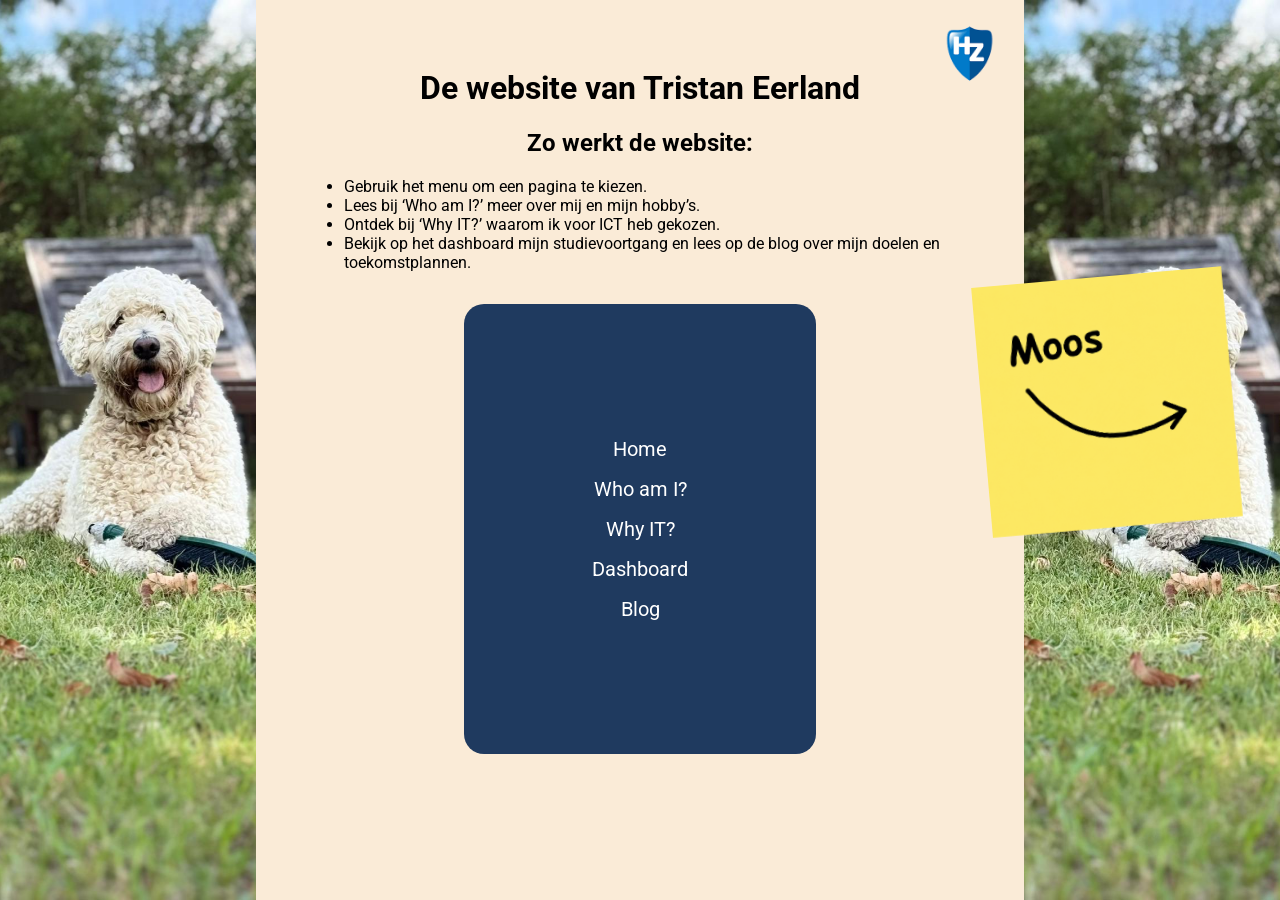
<file: index.html>
<!--Pagina waar je landt-->
<!DOCTYPE html>
<html lang="nl">

<head>
  <meta charset="UTF-8">
  <meta name="viewport" content="width=device-width, initial-scale=1">
  <title>Profile Page</title>
  <link rel="preconnect" href="https://fonts.googleapis.com">
  <link rel="preconnect" href="https://fonts.gstatic.com" crossorigin>
  <link href="https://fonts.googleapis.com/css2?family=Roboto:wght@400;700&display=swap" rel="stylesheet">
  <link rel="stylesheet" href="style.css">
</head>

<body class="home-page">
  <main class="home-content">
    <h1>De website van Tristan Eerland</h1>
    <h2>Zo werkt de website:</h2>
    <ul>
      <li>Gebruik het menu om een pagina te kiezen.</li>
      <li>Lees bij ‘Who am I?’ meer over mij en mijn hobby’s.</li>
      <li>Ontdek bij ‘Why IT?’ waarom ik voor ICT heb gekozen.</li>
      <li>Bekijk op het dashboard mijn studievoortgang en lees op de blog over mijn doelen en toekomstplannen.</li>
    </ul>
  </main>
  <div class="home" id="menu">
    <nav>
      <a href="index.html">Home</a>
      <a href="about.html">Who am I?</a>
      <a href="why-it.html">Why IT?</a>
      <a href="dashboard.html">Dashboard</a>
      <a href="blog.html">Blog</a>
    </nav>
  </div>
  <img id="fotomoos" src="Images/foto-moos.jpeg" alt="Foto van Moos">
  <img id="fotomoos2" src="Images/foto-moos.jpeg" alt="Foto van Moos 2">

  <!--Blocnoot met de tekst "Moos" die met een pijl naar fotomoos wijst-->
  <img id="blocnoot" src="Images\ChatGPT Image Sep 4, 2026, 09_49_15 AM.png"
    alt="Blocnoot met de tekst 'Moos' die met een pijl naar fotomoos (sidebar) wijst">
</body>

</html>
</file>
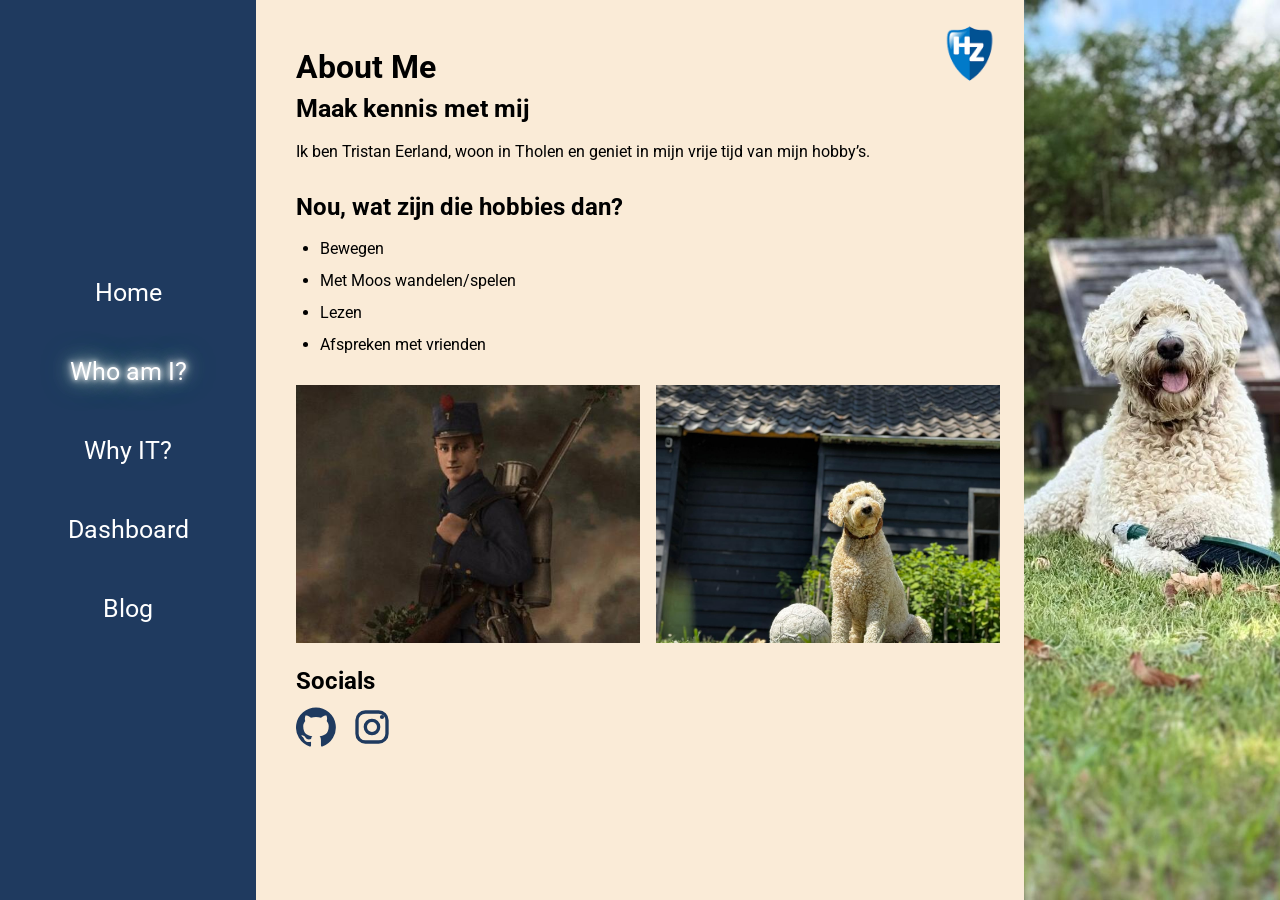
<file: about.html>
<!DOCTYPE html>
<html lang="nl">

<head>
  <meta charset="UTF-8">
  <meta name="viewport" content="width=device-width, initial-scale=1">
  <title>About Me</title>
  <link rel="preconnect" href="https://fonts.googleapis.com">
  <link rel="preconnect" href="https://fonts.gstatic.com" crossorigin>
  <link href="https://fonts.googleapis.com/css2?family=Roboto:wght@400;700&display=swap" rel="stylesheet">
  <link rel="stylesheet" href="style.css">
</head>

<body class="beige-achtergrond about-page">
  <div class="sidebar-left" id="menu">
    <nav>
      <a href="index.html">Home</a>
      <a href="about.html" class="active">Who am I?</a>
      <a href="why-it.html">Why IT?</a>
      <a href="dashboard.html">Dashboard</a>
      <a href="blog.html">Blog</a>
    </nav>
  </div>
  <div class="sidebar-right" id="foto-moos">
    <img id="fotomoos2" src="Images/foto-moos.jpeg" alt="Foto van Moos">
  </div>
  <main class="about-content">
    <h1>About Me</h1>
    <p class="bold">Maak kennis met mij</p>
    <p class="about-introduction">Ik ben Tristan Eerland, woon in Tholen en geniet in mijn vrije tijd van mijn hobby’s.
    </p>

    <section class="about-hobbies-section">
      <h2>Nou, wat zijn die hobbies dan?</h2>
      <ul class="about-hobbies">
        <li>Bewegen</li>
        <li>Met Moos wandelen/spelen</li>
        <li>Lezen</li>
        <li>Afspreken met vrienden</li>
      </ul>
    </section>

    <section class="about-gallery" aria-label="Hobbyfoto's">
      <img id="deherinnerdesoldaat" src="Images\deherinnerdesoldaat.jpg" alt="Cover van De Herinnerde Soldaat">
      <img id="fotomoos5" src="Images\foto-moos3.jpeg" alt="Foto van Moos">
    </section>

    <section class="about-socials" aria-labelledby="socials-heading">
      <h2 id="socials-heading">Socials</h2>
      <div class="social-links">
        <a href="https://github.com/txmpmooz" target="_blank" rel="noopener noreferrer" aria-label="GitHub">
          <svg class="social-icon" viewBox="0 0 24 24" aria-hidden="true" focusable="false">
            <path fill="currentColor"
              d="M12 .3a12 12 0 0 0-3.8 23.38c.6.11.82-.26.82-.58v-2.23c-3.34.73-4.04-1.42-4.04-1.42-.55-1.4-1.33-1.77-1.33-1.77-1.09-.75.08-.74.08-.74 1.2.08 1.83 1.23 1.83 1.23 1.07 1.83 2.8 1.3 3.49.99.11-.78.42-1.3.76-1.6-2.67-.3-5.47-1.34-5.47-5.95 0-1.32.47-2.4 1.23-3.25-.12-.3-.53-1.54.12-3.2 0 0 1-.32 3.3 1.24a11.5 11.5 0 0 1 6 0c2.3-1.56 3.3-1.24 3.3-1.24.65 1.66.24 2.9.12 3.2.77.84 1.23 1.93 1.23 3.25 0 4.62-2.8 5.64-5.48 5.94.43.37.81 1.1.81 2.22v3.3c0 .32.22.7.83.58A12 12 0 0 0 12 .3Z" />
          </svg>
        </a>
        <a href="https://instagram.com/tristaneerland743" target="_blank" rel="noopener noreferrer"
          aria-label="Instagram">
          <svg class="social-icon" viewBox="0 0 24 24" aria-hidden="true" focusable="false">
            <rect x="3" y="3" width="18" height="18" rx="5" fill="none" stroke="currentColor" stroke-width="2" />
            <circle cx="12" cy="12" r="4" fill="none" stroke="currentColor" stroke-width="2" />
            <circle cx="18" cy="6" r="1.25" fill="currentColor" />
          </svg>
        </a>
      </div>
    </section>
  </main>
</body>

</html>
</file>
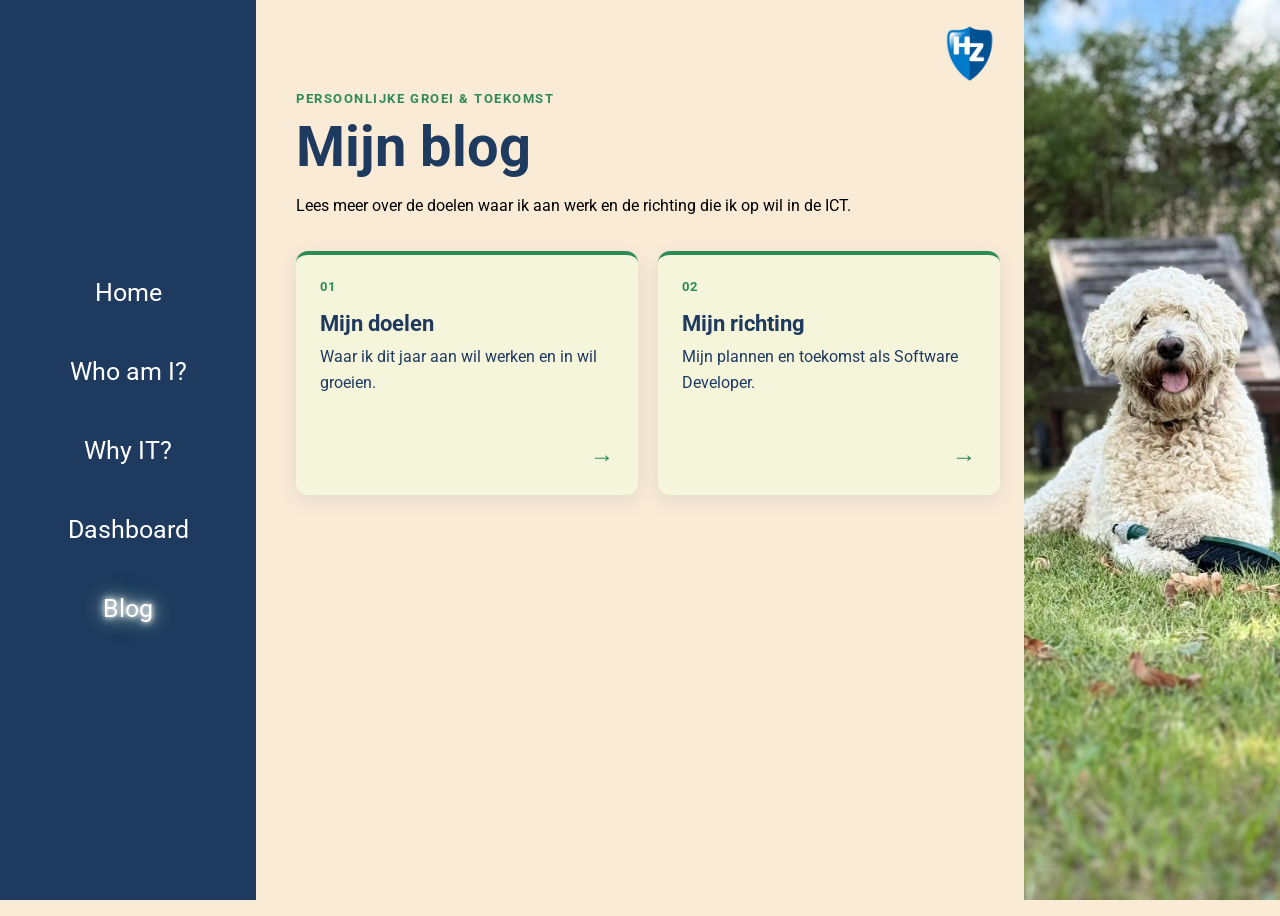
<file: blog.html>
<!DOCTYPE html>
<html lang="nl">

<head>
    <meta charset="UTF-8">
    <meta name="viewport" content="width=device-width, initial-scale=1">
    <title>Blog</title>
    <link rel="preconnect" href="https://fonts.googleapis.com">
    <link rel="preconnect" href="https://fonts.gstatic.com" crossorigin>
    <link href="https://fonts.googleapis.com/css2?family=Roboto:wght@400;700&display=swap" rel="stylesheet">
    <link rel="stylesheet" href="style.css">
</head>

<body class="blog-landing">
    <div class="sidebar-left" id="menu">
        <nav>
            <a href="index.html">Home</a>
            <a href="about.html">Who am I?</a>
            <a href="why-it.html">Why IT?</a>
            <a href="dashboard.html">Dashboard</a>
            <a href="blog.html" class="active">Blog</a>
        </nav>
    </div>
    <div class="sidebar-right" id="foto-moos">
        <img id="fotomoos2" src="Images/foto-moos.jpeg" alt="Foto van Moos">
    </div>
    <main class="blog-landing-content">
        <header class="blog-landing-header">
            <p class="blog-landing-eyebrow">Persoonlijke groei & toekomst</p>
            <h1>Mijn blog</h1>
            <p>Lees meer over de doelen waar ik aan werk en de richting die ik op wil in de ICT.</p>
        </header>

        <section class="blog-landing-links" aria-label="Blogonderwerpen">
            <a class="blog-button" href="goals.html">
                <span class="blog-card-number">01</span>
                <span class="blog-card-title">Mijn doelen</span>
                <span class="blog-card-description">Waar ik dit jaar aan wil werken en in wil groeien.</span>
                <span class="blog-card-arrow" aria-hidden="true">→</span>
            </a>
            <a class="blog-button" href="direction.html">
                <span class="blog-card-number">02</span>
                <span class="blog-card-title">Mijn richting</span>
                <span class="blog-card-description">Mijn plannen en toekomst als Software Developer.</span>
                <span class="blog-card-arrow" aria-hidden="true">→</span>
            </a>
        </section>
    </main>
</body>

</html>
</file>
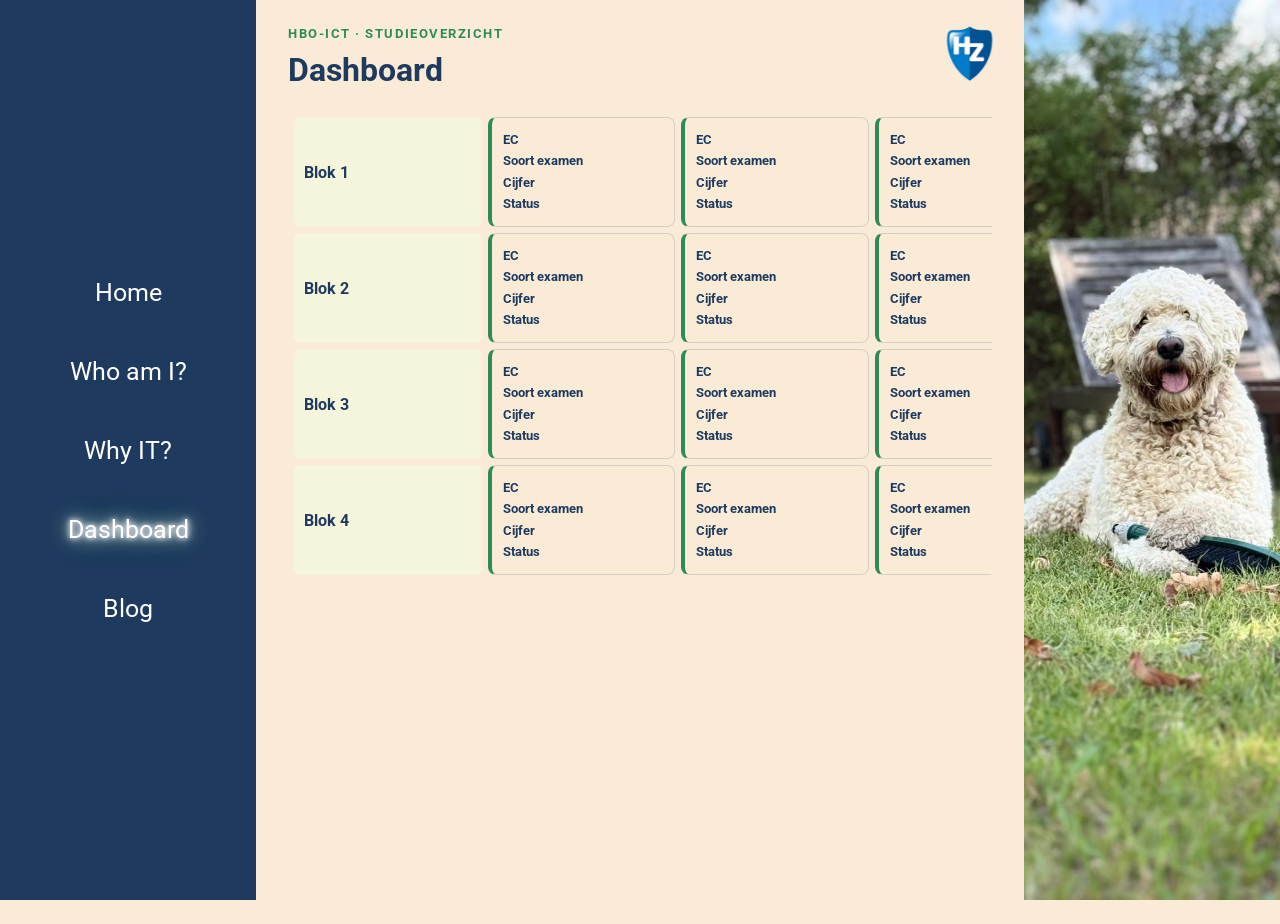
<file: dashboard.html>
<!DOCTYPE html>
<html lang="nl">

<head>
  <title>Dashboard</title>
  <link rel="preconnect" href="https://fonts.googleapis.com">
  <link rel="preconnect" href="https://fonts.gstatic.com" crossorigin>
  <link href="https://fonts.googleapis.com/css2?family=Roboto:wght@400;700&display=swap" rel="stylesheet">
  <link rel="stylesheet" href="style.css">
  <meta charset="UTF-8">
  <meta name="viewport" content="width=device-width, initial-scale=1">
</head>

<body class="beige-achtergrond dashboard-page">
  <div class="sidebar-left" id="menu">
    <nav>
      <a href="index.html">Home</a>
      <a href="about.html">Who am I?</a>
      <a href="why-it.html">Why IT?</a>
      <a href="dashboard.html" class="active">Dashboard</a>
      <a href="blog.html">Blog</a>
    </nav>
  </div>
  <main class="dashboard-content">
    <header class="dashboard-header">
      <p class="dashboard-eyebrow">HBO-ICT · studieoverzicht</p>
      <h1>Dashboard</h1>
    </header>
    <div class="dashboard-table-wrap" role="region" aria-label="Studieoverzicht per blok" tabindex="0">
      <table class="dashboard-table">
        <thead>
          <tr>
            <th scope="col" aria-label="Blok"></th>
            <th scope="col" aria-label="Vak 1"></th>
            <th scope="col" aria-label="Vak 2"></th>
            <th scope="col" aria-label="Vak 3"></th>
          </tr>
        </thead>
        <tbody>
          <tr>
            <th scope="row">Blok 1</th>
            <td class="dashboard-course" tabindex="0"><dl>
              <div><dt>EC</dt><dd></dd></div>
              <div><dt>Soort examen</dt><dd></dd></div>
              <div><dt>Cijfer</dt><dd></dd></div>
              <div><dt>Status</dt><dd></dd></div>
            </dl></td>
            <td class="dashboard-course" tabindex="0"><dl>
              <div><dt>EC</dt><dd></dd></div>
              <div><dt>Soort examen</dt><dd></dd></div>
              <div><dt>Cijfer</dt><dd></dd></div>
              <div><dt>Status</dt><dd></dd></div>
            </dl></td>
            <td class="dashboard-course" tabindex="0"><dl>
              <div><dt>EC</dt><dd></dd></div>
              <div><dt>Soort examen</dt><dd></dd></div>
              <div><dt>Cijfer</dt><dd></dd></div>
              <div><dt>Status</dt><dd></dd></div>
            </dl></td>
          </tr>
          <tr>
            <th scope="row">Blok 2</th>
            <td class="dashboard-course" tabindex="0"><dl>
              <div><dt>EC</dt><dd></dd></div>
              <div><dt>Soort examen</dt><dd></dd></div>
              <div><dt>Cijfer</dt><dd></dd></div>
              <div><dt>Status</dt><dd></dd></div>
            </dl></td>
            <td class="dashboard-course" tabindex="0"><dl>
              <div><dt>EC</dt><dd></dd></div>
              <div><dt>Soort examen</dt><dd></dd></div>
              <div><dt>Cijfer</dt><dd></dd></div>
              <div><dt>Status</dt><dd></dd></div>
            </dl></td>
            <td class="dashboard-course" tabindex="0"><dl>
              <div><dt>EC</dt><dd></dd></div>
              <div><dt>Soort examen</dt><dd></dd></div>
              <div><dt>Cijfer</dt><dd></dd></div>
              <div><dt>Status</dt><dd></dd></div>
            </dl></td>
          </tr>
          <tr>
            <th scope="row">Blok 3</th>
            <td class="dashboard-course" tabindex="0"><dl>
              <div><dt>EC</dt><dd></dd></div>
              <div><dt>Soort examen</dt><dd></dd></div>
              <div><dt>Cijfer</dt><dd></dd></div>
              <div><dt>Status</dt><dd></dd></div>
            </dl></td>
            <td class="dashboard-course" tabindex="0"><dl>
              <div><dt>EC</dt><dd></dd></div>
              <div><dt>Soort examen</dt><dd></dd></div>
              <div><dt>Cijfer</dt><dd></dd></div>
              <div><dt>Status</dt><dd></dd></div>
            </dl></td>
            <td class="dashboard-course" tabindex="0"><dl>
              <div><dt>EC</dt><dd></dd></div>
              <div><dt>Soort examen</dt><dd></dd></div>
              <div><dt>Cijfer</dt><dd></dd></div>
              <div><dt>Status</dt><dd></dd></div>
            </dl></td>
          </tr>
          <tr>
            <th scope="row">Blok 4</th>
            <td class="dashboard-course" tabindex="0"><dl>
              <div><dt>EC</dt><dd></dd></div>
              <div><dt>Soort examen</dt><dd></dd></div>
              <div><dt>Cijfer</dt><dd></dd></div>
              <div><dt>Status</dt><dd></dd></div>
            </dl></td>
            <td class="dashboard-course" tabindex="0"><dl>
              <div><dt>EC</dt><dd></dd></div>
              <div><dt>Soort examen</dt><dd></dd></div>
              <div><dt>Cijfer</dt><dd></dd></div>
              <div><dt>Status</dt><dd></dd></div>
            </dl></td>
            <td class="dashboard-course" tabindex="0"><dl>
              <div><dt>EC</dt><dd></dd></div>
              <div><dt>Soort examen</dt><dd></dd></div>
              <div><dt>Cijfer</dt><dd></dd></div>
              <div><dt>Status</dt><dd></dd></div>
            </dl></td>
          </tr>
        </tbody>
      </table>
    </div>
  </main>

  <img id="fotomoos2" src="Images/foto-moos.jpeg" alt="Foto van Moos">
</body>

</html>
</file>
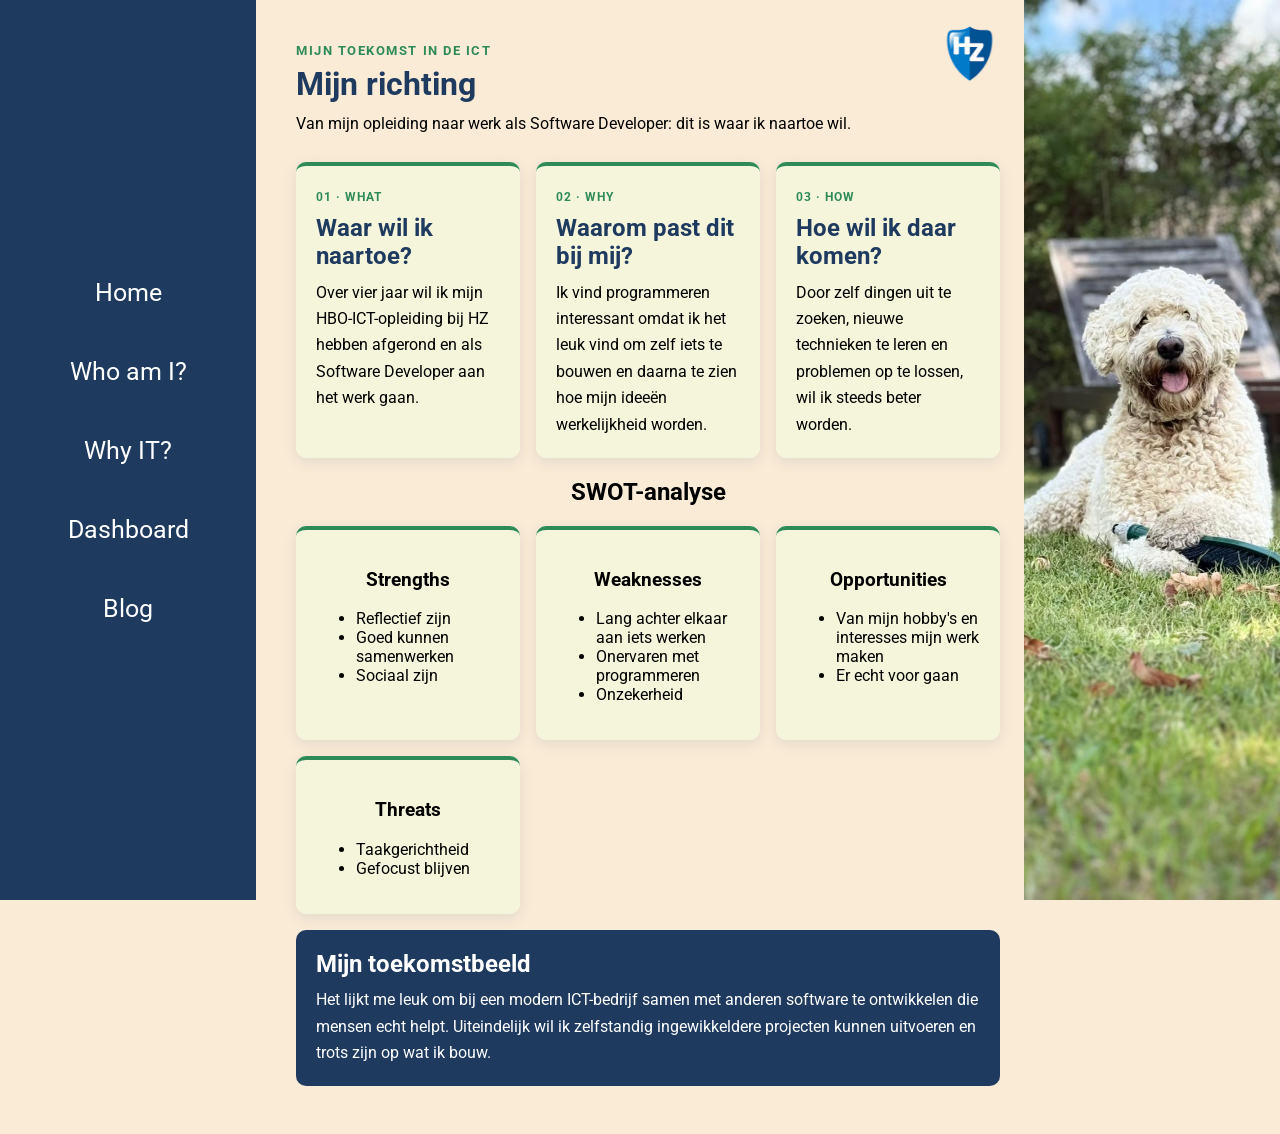
<file: direction.html>
<!DOCTYPE html>
<html lang="nl">

<head>
  <meta charset="UTF-8">
  <meta name="viewport" content="width=device-width, initial-scale=1">
  <title>Mijn richting</title>
  <link rel="preconnect" href="https://fonts.googleapis.com">
  <link rel="preconnect" href="https://fonts.gstatic.com" crossorigin>
  <link href="https://fonts.googleapis.com/css2?family=Roboto:wght@400;700&display=swap" rel="stylesheet">
  <link rel="stylesheet" href="style.css">
</head>

<body class="beige-achtergrond page">
  <div class="sidebar-left" id="menu">
    <nav>
      <a href="index.html">Home</a>
      <a href="about.html">Who am I?</a>
      <a href="why-it.html">Why IT?</a>
      <a href="dashboard.html">Dashboard</a>
      <a href="blog.html">Blog</a>
    </nav>
  </div>
  <main class="content">
    <header class="header">
      <p class="eyebrow">Mijn toekomst in de ICT</p>
      <h1>Mijn richting</h1>
      <p>Van mijn opleiding naar werk als Software Developer: dit is waar ik naartoe wil.</p>
    </header>

    <div class="pillars">
      <section class="card">
        <span class="label">01 · WHAT</span>
        <h2>Waar wil ik naartoe?</h2>
        <p>Over vier jaar wil ik mijn HBO-ICT-opleiding bij HZ hebben afgerond en als Software Developer aan het werk
          gaan.</p>
      </section>

      <section class="card">
        <span class="label">02 · WHY</span>
        <h2>Waarom past dit bij mij?</h2>
        <p>Ik vind programmeren interessant omdat ik het leuk vind om zelf iets te bouwen en daarna te zien hoe mijn
          ideeën werkelijkheid worden.</p>
      </section>

      <section class="card">
        <span class="label">03 · HOW</span>
        <h2>Hoe wil ik daar komen?</h2>
        <p>Door zelf dingen uit te zoeken, nieuwe technieken te leren en problemen op te lossen, wil ik steeds beter
          worden.</p>
      </section>
    </div>

    <section class="swot">
      <h2>SWOT-analyse</h2>
      <div class="pillars">
        <section class="card">
          <h3>Strengths</h3>
          <ul>
            <li>Reflectief zijn</li>
            <li>Goed kunnen samenwerken</li>
            <li>Sociaal zijn</li>
          </ul>
        </section>

        <section class="card">
          <h3>Weaknesses</h3>
          <ul>
            <li>Lang achter elkaar aan iets werken</li>
            <li>Onervaren met programmeren</li>
            <li>Onzekerheid</li>
          </ul>
        </section>

        <section class="card">
          <h3>Opportunities</h3>
          <ul>
            <li>Van mijn hobby's en interesses mijn werk maken</li>
            <li>Er echt voor gaan</li>
          </ul>
        </section>

        <section class="card">
          <h3>Threats</h3>
          <ul>
            <li>Taakgerichtheid</li>
            <li>Gefocust blijven</li>
          </ul>
        </section>
      </div>
    </section>

    <section class="vision">
      <h2>Mijn toekomstbeeld</h2>
      <p>Het lijkt me leuk om bij een modern ICT-bedrijf samen met anderen software te ontwikkelen die mensen echt
        helpt. Uiteindelijk wil ik zelfstandig ingewikkeldere projecten kunnen uitvoeren en trots zijn op wat ik bouw.
      </p>
    </section>
  </main>
  <img id="fotomoos2" src="Images/foto-moos.jpeg" alt="Foto van Moos">
</body>

</html>
</file>
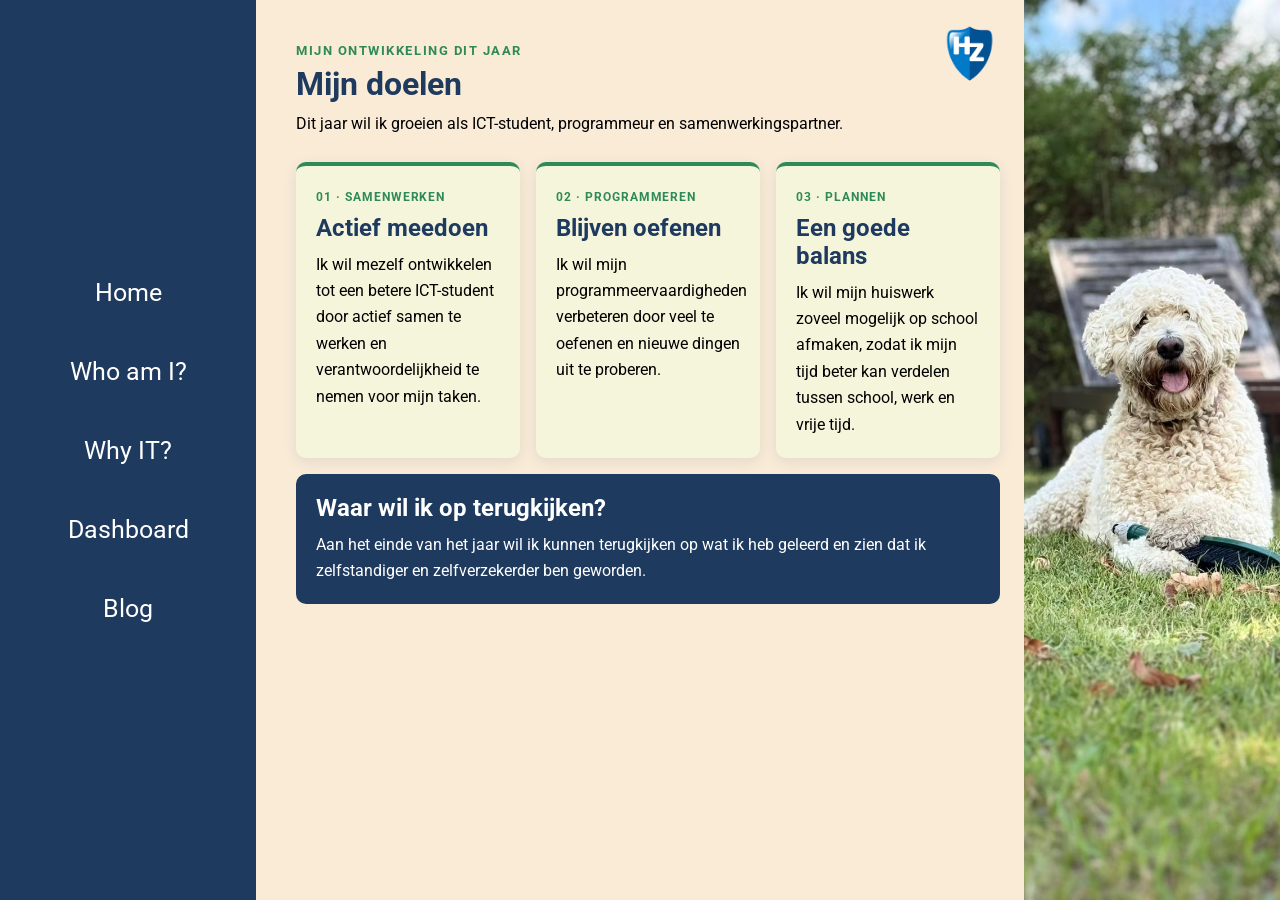
<file: goals.html>
<!DOCTYPE html>
<html lang="nl">

<head>
  <meta charset="UTF-8">
  <meta name="viewport" content="width=device-width, initial-scale=1">
  <title>Mijn doelen</title>
  <link rel="preconnect" href="https://fonts.googleapis.com">
  <link rel="preconnect" href="https://fonts.gstatic.com" crossorigin>
  <link href="https://fonts.googleapis.com/css2?family=Roboto:wght@400;700&display=swap" rel="stylesheet">
  <link rel="stylesheet" href="style.css">
</head>

<body class="beige-achtergrond page">
  <div class="sidebar-left" id="menu">
    <nav>
      <a href="index.html">Home</a>
      <a href="about.html">Who am I?</a>
      <a href="why-it.html">Why IT?</a>
      <a href="dashboard.html">Dashboard</a>
      <a href="blog.html">Blog</a>
    </nav>
  </div>
  <main class="content">
    <header class="header">
      <p class="eyebrow">Mijn ontwikkeling dit jaar</p>
      <h1>Mijn doelen</h1>
      <p>Dit jaar wil ik groeien als ICT-student, programmeur en samenwerkingspartner.</p>
    </header>

    <div class="pillars">
      <section class="card">
        <span class="label">01 · SAMENWERKEN</span>
        <h2>Actief meedoen</h2>
        <p>Ik wil mezelf ontwikkelen tot een betere ICT-student door actief samen te werken en verantwoordelijkheid te nemen voor mijn taken.</p>
      </section>

      <section class="card">
        <span class="label">02 · PROGRAMMEREN</span>
        <h2>Blijven oefenen</h2>
        <p>Ik wil mijn programmeervaardigheden verbeteren door veel te oefenen en nieuwe dingen uit te proberen.</p>
      </section>

      <section class="card">
        <span class="label">03 · PLANNEN</span>
        <h2>Een goede balans</h2>
        <p>Ik wil mijn huiswerk zoveel mogelijk op school afmaken, zodat ik mijn tijd beter kan verdelen tussen school, werk en vrije tijd.</p>
      </section>
    </div>

    <section class="vision">
      <h2>Waar wil ik op terugkijken?</h2>
      <p>Aan het einde van het jaar wil ik kunnen terugkijken op wat ik heb geleerd en zien dat ik zelfstandiger en zelfverzekerder ben geworden.</p>
    </section>
  </main>
  <img id="fotomoos2" src="Images/foto-moos.jpeg" alt="Foto van Moos">
</body>

</html>
</file>
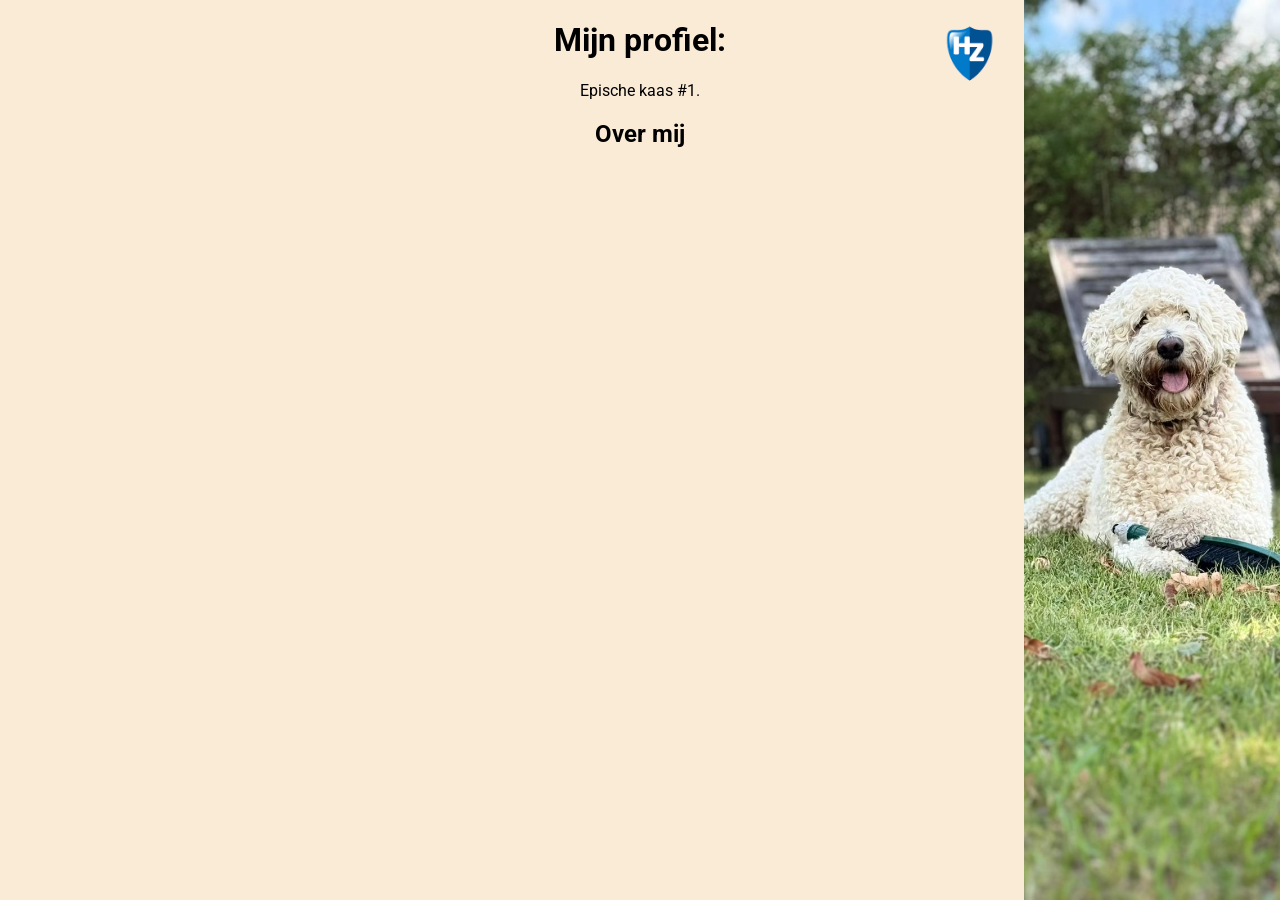
<file: profile.html>
<!DOCTYPE html>
<html lang="en">

<head>
  <meta charset="UTF-8">
  <meta name="viewport" content="width=device-width, initial-scale=1">
  <title>Profile Page</title>
  <link rel="preconnect" href="https://fonts.googleapis.com">
  <link rel="preconnect" href="https://fonts.gstatic.com" crossorigin>
  <link href="https://fonts.googleapis.com/css2?family=Roboto:wght@400;700&display=swap" rel="stylesheet">
  <link rel="stylesheet" href="style.css">
</head>

<body class="beige-achtergrond">
  <h1>Mijn profiel:</h1>
  <p>Epische kaas #1.</p>
  <h2>Over mij</h2>
</body>
<img id="fotomoos2" src="Images/foto-moos.jpeg" alt="Foto van Moos">

</html>
</file>
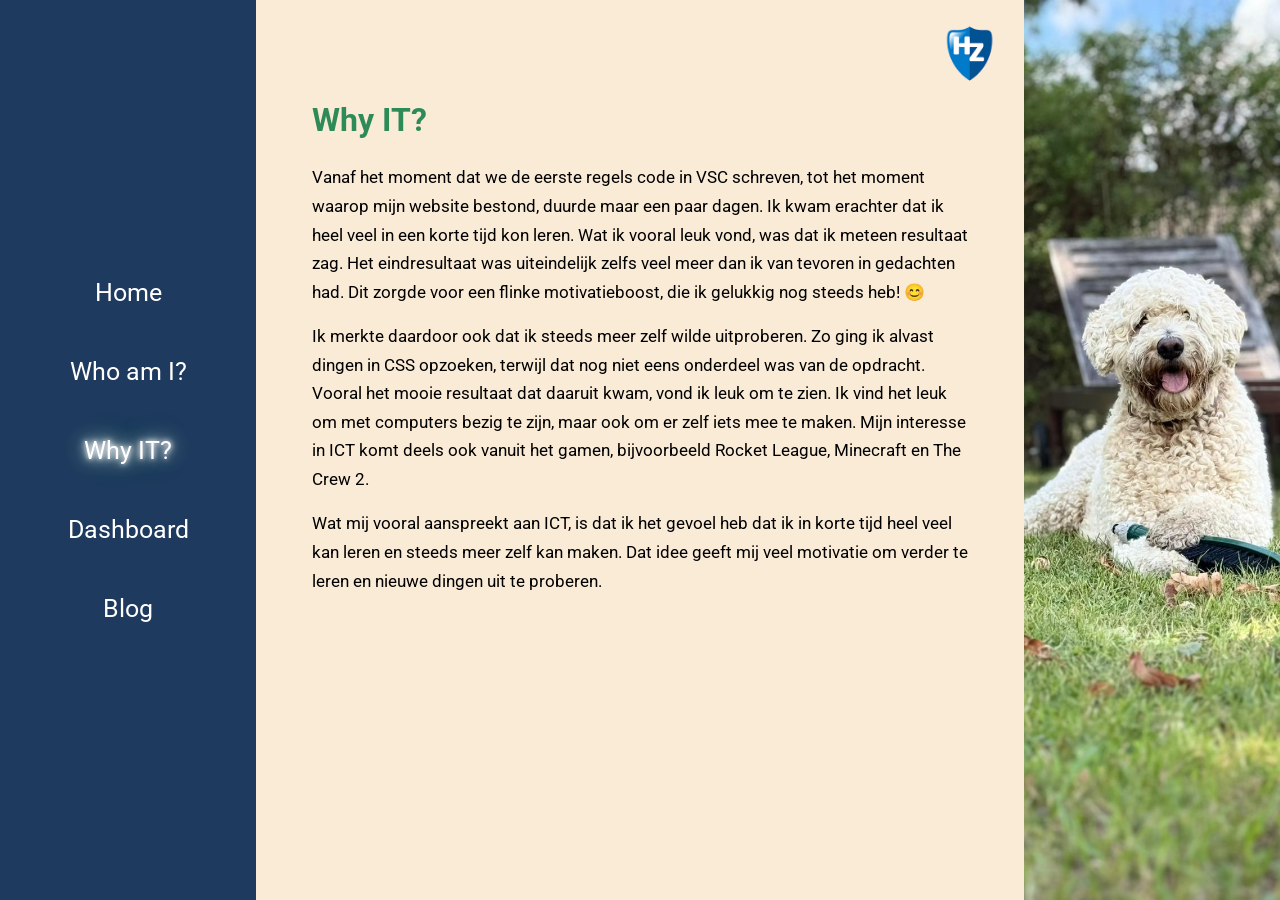
<file: why-it.html>
<!DOCTYPE html>
<html lang="en">

<head>
  <meta charset="UTF-8">
  <title>Why IT?</title>
  <meta name="viewport" content="width=device-width, initial-scale=1">
  <link rel="preconnect" href="https://fonts.googleapis.com">
  <link rel="preconnect" href="https://fonts.gstatic.com" crossorigin>
  <link href="https://fonts.googleapis.com/css2?family=Roboto:wght@400;700&display=swap" rel="stylesheet">
  <link rel="stylesheet" href="style.css">
</head>

<body>
  <div class="sidebar-left" id="menu">
    <nav>
      <a href="index.html">Home</a>
      <a href="about.html">Who am I?</a>
      <a href="why-it.html" class="active">Why IT?</a>
      <a href="dashboard.html">Dashboard</a>
      <a href="blog.html">Blog</a>
    </nav>
  </div>
  <main class="why-it-content">
    <h1>Why IT?</h1>
    <p>Vanaf het moment dat we de eerste regels code in VSC schreven, tot het moment waarop mijn website bestond, duurde
      maar een paar dagen. Ik kwam erachter dat ik heel veel in een korte tijd kon leren. Wat ik vooral leuk vond,
      was dat ik meteen resultaat zag. Het eindresultaat was uiteindelijk zelfs veel meer dan ik van tevoren in
      gedachten had. Dit zorgde voor een flinke motivatieboost, die ik gelukkig nog steeds heb! 😊</p>
    <p>Ik merkte daardoor ook dat ik steeds meer zelf wilde uitproberen. Zo ging ik alvast dingen in CSS opzoeken, terwijl
      dat nog niet eens onderdeel was van de opdracht. Vooral het mooie resultaat dat daaruit kwam, vond ik leuk om
      te zien. Ik vind het leuk om met computers bezig te zijn, maar ook om er zelf iets mee te maken. Mijn interesse
      in ICT komt deels ook vanuit het gamen, bijvoorbeeld Rocket League, Minecraft en The Crew 2.</p>
    <p>Wat mij vooral aanspreekt aan ICT, is dat ik het gevoel heb dat ik in korte tijd heel veel kan leren en steeds meer
      zelf kan maken. Dat idee geeft mij veel motivatie om verder te leren en nieuwe dingen uit te proberen.</p>
  </main>
  <img id="fotomoos2" src="Images/foto-moos.jpeg" alt="Foto van Moos">
</body>

</html>
</file>
<file: style.css>
* {
    font-family: "Roboto", sans-serif;
}

body {
    background-color: #faebd7;
}

body::after {
    position: fixed;
    top: 1rem;
    right: calc(20vw + 1rem);
    z-index: 1;
    width: 76px;
    height: 76px;
    background: url("Images/hz-logo-faebd7.png") center / contain no-repeat;
    content: "";
    pointer-events: none;
}

.beige-achtergrond {
    background-color: antiquewhite;
    overflow: hidden;
}

h1,
h2,
p,
a,
h3 {
    text-align: center;
}

.home {
    width: 20%;
    height: 75vh;
    background-color: #1F3A5F;
    border-radius: 20px;

    position: fixed;
    top: 20%;
    left: 50%;
    transform: translate(-50%);



    display: flex;
    align-items: center;
    justify-content: center;
}

.home-page ul {
    box-sizing: border-box;
    max-width: 42rem;
    margin: 1rem auto;
    padding-left: 2.5rem;
    font-family: "Roboto", sans-serif;
}

.home-page .home {
    position: relative;
    box-sizing: border-box;
    width: min(80vw, 22rem, 40vh);
    height: 50vh;
    min-height: 0;
    margin: 1rem auto 0;
    padding: 1.5rem;
    top: auto;
    left: auto;
    transform: none;
}

.home-page #menu {
    min-height: 0;
}

.home-page nav {
    flex-direction: column;
    flex-wrap: nowrap;
    gap: 1rem;
    font-size: 1.25rem;
}

.home-page {
    box-sizing: border-box;
    height: 100vh;
    height: 100dvh;
    margin: 0;
    padding: 3rem 1rem 1rem;
    display: flex;
    flex-direction: column;
    align-items: center;
    overflow: hidden;
}

.home-content {
    box-sizing: border-box;
    width: min(42rem, 100%);
    margin: 0 auto;
}

.home-content h1,
.home-content h2 {
    text-align: center;
}

.home-page ul {
    margin: 1rem auto;
}

#menu {
    min-height: 50vh;
}

nav {
    display: flex;
    flex-direction: column;
    gap: 50px;
    font-size: 25px;

}

a {
    color: black;
    text-decoration: none;
}

.sidebar-left {
    width: 20%;
    height: 100vh;
    background-color: #1F3A5F;
    border-radius: 0px;
    position: fixed;
    left: 0;
    top: 0;

    display: flex;
    align-items: center;
    justify-content: center;
    overflow: hidden;
    z-index: 0;
}

.sidebar-right {
    overflow: hidden;
    z-index: -1;
}

.blogs {
    display: flex;
    justify-content: center;
    text-align: center;

}

nav a {
    color: white;
    text-decoration: none;
    transition: text-shadow 1s ease;
}

nav a:hover {
    text-shadow:
        0 0 5px white,
        0 0 10px white,
        0 0 20px white,
        0 0 30px cyan;
}

nav a.active {
    text-shadow:
        0 0 5px white,
        0 0 10px white,
        0 0 20px white,
        0 0 30px seagreen;
}

#fotomoos {
    width: 20vw;
    height: 100vh;
    object-fit: cover;
    position: fixed;
    top: 0;
    left: 0;
    z-index: -1;
}

#fotomoos2 {
    width: 20vw;
    height: 100vh;
    object-fit: cover;
    position: fixed;
    top: 0;
    right: 0;
    z-index: -1;
}

.bold {
    font-weight: bold;
    font-size: 25px;
}

#jumbo-foto {
    width: 50%;
    height: 20vh;
    object-fit: cover;
    position: fixed;
    top: 16.5%;
    left: 17.5%;
    z-index: -1;
    transform: scale(0.3);
}

#bord-tholen {
    width: 50%;
    height: 20vh;
    object-fit: cover;
    position: fixed;
    top: 50%;
    left: 50%;
    z-index: -1;
    transform: translate(-50%, -50%) scale(0.3);
}

#goalsdirectiondown {
    position: fixed;
    left: 50%;
    transform: translateX(-50%);
    text-align: center;
}

#goalsdirectiondown h3 {
    margin: 0;
    display: flex;
    gap: 12px;
    justify-content: center;
    align-items: center;
}

.button {
    color: white;
    background-color: seagreen;
    z-index: 2;
    margin-top: 0%;
}

.blog-button {
    display: inline-block;
    margin: 6px;
    padding: 6px 12px;
    border: 2px solid seagreen;
    color: black;
    background-color: antiquewhite;
}

.blog-button:hover {
    color: white;
    background-color: seagreen;
}

.blog-landing {
    min-height: 100vh;
    overflow-x: hidden;
    overflow-y: auto;
}

.blog-landing-content {
    box-sizing: border-box;
    width: min(900px, calc(60vw - 4rem));
    margin: 0 0 3rem calc(20vw + 2rem);
    padding-top: 5rem;
}

.blog-landing-header {
    margin-bottom: 2rem;
}

.blog-landing-header h1 {
    margin: 0.25rem 0 0.75rem;
    color: #1F3A5F;
    font-size: clamp(2.25rem, 5vw, 3.5rem);
    text-align: left;
}

.blog-landing-header p {
    max-width: 38rem;
    margin: 0;
    line-height: 1.7;
    text-align: left;
}

.blog-landing-header .blog-landing-eyebrow {
    color: seagreen;
    font-size: 0.8rem;
    font-weight: 700;
    letter-spacing: 0.12em;
    text-transform: uppercase;
}

.blog-landing-links {
    display: grid;
    grid-template-columns: repeat(2, minmax(0, 1fr));
    gap: 1.25rem;
}

.blog-landing .blog-button {
    position: relative;
    display: flex;
    min-height: 12rem;
    flex-direction: column;
    align-items: flex-start;
    margin: 0;
    padding: 1.5rem;
    border: 0;
    border-top: 4px solid seagreen;
    border-radius: 12px;
    color: #1F3A5F;
    background-color: beige;
    box-shadow: 0 6px 20px rgb(31 58 95 / 10%);
    text-align: left;
    transition: transform 180ms ease, box-shadow 180ms ease, background-color 180ms ease;
}

.blog-landing .blog-button:hover {
    transform: translateY(-4px);
    color: #1F3A5F;
    background-color: white;
    box-shadow: 0 10px 26px rgb(31 58 95 / 16%);
}

.blog-card-number {
    margin-bottom: 1rem;
    color: seagreen;
    font-size: 0.8rem;
    font-weight: 700;
    letter-spacing: 0.1em;
}

.blog-card-title {
    margin-bottom: 0.5rem;
    font-size: 1.4rem;
    font-weight: 700;
}

.blog-card-description {
    max-width: 20rem;
    line-height: 1.6;
}

.blog-card-arrow {
    align-self: flex-end;
    margin-top: auto;
    color: seagreen;
    font-size: 1.5rem;
}

.outline-button {
    display: inline-block;
    padding: 10px 18px;
    border: 2px solid beige;
    color: black;
    background-color: antiquewhite;
}

.outline-button:hover {
    color: black;
    background-color: beige;
}

.blog-page,
.articles-page {
    max-width: 700px;
    margin: 30px auto;
    padding: 20px;
    text-align: left;
    background-color: beige;
    border: 2px solid beige;
}

.blog-page h1,
.blog-page h2,
.blog-page p,
.articles-page h1,
.articles-page h2,
.articles-page p {
    text-align: left;
}

.why-it-content {
    box-sizing: border-box;
    width: min(780px, calc(100% - 40vw - 4rem));
    margin: 4rem auto 0 calc(20vw + 2rem);
    padding: 1rem;
}

.why-it-content h1 {
    margin-bottom: 1.5rem;
    color: seagreen;
    text-align: left;
}

.why-it-content p {
    max-width: 680px;
    margin: 1rem 0;
    font-size: 1.05rem;
    line-height: 1.7;
    text-align: left;
}

.page {
    overflow-x: hidden;
    overflow-y: auto;
}

.page .content {
    box-sizing: border-box;
    width: min(900px, calc(60vw - 4rem));
    margin: 2.5rem 0 3rem calc(20vw + 2rem);
}

.page .header {
    margin-bottom: 1.5rem;
}

.page .header h1 {
    margin: 0.25rem 0 0.5rem;
    color: #1F3A5F;
    text-align: left;
}

.page .header p,
.page .card p,
.page .vision p {
    margin: 0;
    line-height: 1.65;
    text-align: left;
}

.page .header .eyebrow {
    color: seagreen;
    font-size: 0.8rem;
    font-weight: 700;
    letter-spacing: 0.12em;
    text-transform: uppercase;
}

.page .pillars {
    display: grid;
    grid-template-columns: repeat(auto-fit, minmax(min(100%, 13rem), 1fr));
    gap: 1rem;
}

.page .card {
    padding: 1.25rem;
    border-top: 4px solid seagreen;
    border-radius: 10px;
    background-color: beige;
    box-shadow: 0 4px 14px rgb(31 58 95 / 10%);
}

.page .label {
    color: seagreen;
    font-size: 0.75rem;
    font-weight: 700;
    letter-spacing: 0.08em;
}

.page .card h2,
.page .vision h2 {
    margin: 0.6rem 0;
    color: #1F3A5F;
    text-align: left;
}

.page .vision {
    margin-top: 1rem;
    padding: 1.25rem;
    border-radius: 10px;
    color: white;
    background-color: #1F3A5F;
}

.page .vision h2 {
    margin-top: 0;
    color: white;
}

.page .vision p {
    color: white;
}

.blog-subject {
    display: block;
    margin: 20px 0;
    padding: 15px;
    border: 1px solid beige;
    color: black;
    background-color: antiquewhite;
}

.article {
    margin: 25px 0;
    padding: 15px;
    border: 1px solid beige;
    background-color: antiquewhite;
}

.back-link {
    color: black;
    text-decoration: underline;
}

.dashboard-page {
    box-sizing: border-box;
    min-height: 100vh;
    margin: 0;
    overflow-x: hidden;
}

.dashboard-content {
    box-sizing: border-box;
    width: min(900px, calc(60vw - 4rem));
    margin: 1.5rem 0 2rem calc(20vw + 2rem);
}

.dashboard-header {
    margin-bottom: 1rem;
}

.dashboard-header h1 {
    margin: 0.25rem 0 0.5rem;
    color: #1F3A5F;
    text-align: left;
}

.dashboard-header p {
    margin: 0.5rem 0;
    line-height: 1.5;
    text-align: left;
}

.dashboard-eyebrow {
    color: seagreen;
    font-size: 0.8rem;
    font-weight: 700;
    letter-spacing: 0.12em;
    text-transform: uppercase;
}

.dashboard-table-wrap {
    max-width: 100%;
    overflow-x: auto;
    border-radius: 10px;
}

.dashboard-table {
    width: 100%;
    min-width: 780px;
    border-collapse: separate;
    border-spacing: 0.4rem;
    table-layout: fixed;
}

.dashboard-table caption {
    padding: 0.5rem;
    color: #1F3A5F;
    font-weight: 700;
    text-align: left;
}

.dashboard-table thead th {
    height: 0;
    padding: 0;
    border: 0;
    background: transparent;
}

.dashboard-table tbody th {
    padding: 0.65rem;
    border-radius: 7px;
    color: #1F3A5F;
    background-color: beige;
    text-align: left;
}

.dashboard-table tbody th:first-child {
    width: 5.5rem;
}

.dashboard-course {
    padding: 0.7rem;
    border: 1px solid rgb(31 58 95 / 16%);
    border-left: 4px solid seagreen;
    border-radius: 8px;
    background-color: antiquewhite;
    vertical-align: top;
    transition: background-color 160ms ease, box-shadow 160ms ease;
}

.dashboard-course:hover,
.dashboard-course:focus-visible {
    outline: 3px solid seagreen;
    outline-offset: 2px;
    background-color: white;
    box-shadow: 0 4px 12px rgb(31 58 95 / 14%);
}

.dashboard-course dl {
    margin: 0;
}

.dashboard-course dl div {
    display: grid;
    grid-template-columns: minmax(5rem, auto) 1fr;
    gap: 0.3rem;
    padding: 0.15rem 0;
    font-size: 0.8rem;
    line-height: 1.3;
}

.dashboard-course dt {
    color: #1F3A5F;
    font-weight: 700;
}

.dashboard-course dd {
    margin: 0;
    min-height: 1em;
    overflow-wrap: anywhere;
}

@media (max-width: 1000px) {
    .dashboard-page {
        min-height: 100vh;
        overflow-y: auto;
    }

    .dashboard-page .sidebar-left {
        position: static;
        width: auto;
        height: auto;
        min-height: 0;
        margin: 0;
        padding: 0.5rem;
        border-radius: 0 0 12px 12px;
        overflow: visible;
    }

    .dashboard-page #menu {
        min-height: 0;
    }

    .dashboard-page nav {
        flex-direction: row;
        flex-wrap: wrap;
        justify-content: center;
        gap: 0.5rem 1rem;
        font-size: 1rem;
    }

    .dashboard-content {
        width: 100%;
        margin: 0;
        padding: 0.5rem 1rem;
    }

    .dashboard-header {
        margin-bottom: 0.35rem;
    }

    .dashboard-header h1 {
        margin: 0;
        font-size: 1.5rem;
    }

    .dashboard-eyebrow {
        font-size: 0.65rem;
    }

    .dashboard-table {
        border-spacing: 0.2rem;
    }

    .dashboard-table caption {
        padding: 0.2rem;
    }

    .dashboard-table tbody th {
        padding: 0.4rem;
        font-size: 0.9rem;
    }

    .dashboard-course {
        padding: 0.4rem;
    }

    .dashboard-course dl div {
        grid-template-columns: minmax(4.4rem, auto) minmax(0, 1fr);
        gap: 0.2rem;
        padding: 0.1rem 0;
        font-size: 0.72rem;
        line-height: 1.15;
    }
}

/* Blocnoot met de tekst "Moos" die met een pijl naar fotomoos wijst */
#blocnoot {
    position: fixed;
    top: -30%;
    left: 37.5%;
    transform: scale(0.2) rotate(-5deg);
}

.home-page #blocnoot {
    top: -25%;
}

.about-page {
    overflow-x: hidden;
    overflow-y: auto;
}

.about-content {
    box-sizing: border-box;
    width: min(900px, calc(60vw - 4rem));
    margin: 2.5rem 0 3rem calc(20vw + 2rem);
}

.about-content h1,
.about-content h2,
.about-content p {
    text-align: left;
}

.about-content h1 {
    margin-bottom: 0.5rem;
}

.about-content .bold {
    margin: 0 0 1rem;
}

.about-introduction {
    margin: 0 0 1.75rem;
    line-height: 1.6;
}

.about-hobbies-section {
    margin-bottom: 1.5rem;
}

.about-hobbies-section h2 {
    margin-bottom: 0.75rem;
}

.about-hobbies {
    margin: 0;
    padding-left: 1.5rem;
}

.about-hobbies li {
    padding: 0.25rem 0;
    line-height: 1.5;
}

.about-gallery {
    display: grid;
    grid-template-columns: repeat(2, minmax(0, 1fr));
    gap: 1rem;
}

.about-gallery img {
    display: block;
    width: 100%;
    aspect-ratio: 4 / 3;
    object-fit: cover;
}

.about-socials {
    margin-top: 1.5rem;
}

.about-socials h2 {
    margin-bottom: 0.75rem;
}

.social-links {
    display: flex;
    gap: 1rem;
}

.social-links a {
    display: inline-flex;
    color: #1F3A5F;
}

.social-icon {
    display: block;
    width: 2.5rem;
    height: 2.5rem;
}

@media (max-width: 700px) {
    body {
        margin: 0;
        padding: 1rem;
        overflow-x: hidden;
    }

    .beige-achtergrond {
        overflow: visible;
    }

    .dashboard-page {
        display: block;
        height: auto;
        min-height: 100vh;
        overflow-y: auto;
    }

    .sidebar-left {
        position: static;
        width: auto;
        height: auto;
        min-height: 0;
        margin: -1rem -1rem 1rem;
        padding: 0.75rem;
        overflow: visible;
    }

    .dashboard-page .sidebar-left {
        margin: -1rem -1rem 1rem;
    }

    #menu {
        min-height: 0;
    }

    .sidebar-left nav,
    .home nav {
        flex-direction: row;
        flex-wrap: wrap;
        justify-content: center;
        gap: 0.5rem 1rem;
        font-size: 1rem;
    }

    .home-page nav {
        flex-direction: column;
        flex-wrap: nowrap;
        gap: 0.5rem;
        font-size: 1rem;
    }

    .home-page .home {
        width: min(80vw, 22rem, 30vh);
        height: 40vh;
        padding: 0.75rem;
    }

    .home {
        position: static;
        width: auto;
        height: auto;
        min-height: 0;
        margin: 1rem 0;
        padding: 1rem;
        transform: none;
    }

    #fotomoos,
    #fotomoos2,
    #blocnoot,
    #jumbo-foto {
        display: none;
    }

    #bord-tholen {
        position: static;
        display: block;
        margin: 1rem auto;
        transform: scale(0.3);
    }

    .dashboard-content {
        width: 100%;
        min-height: 0;
        margin: 1.5rem 0;
        padding: 0;
        overflow: visible;
    }

    .dashboard-table-wrap {
        width: 100%;
    }

    #goalsdirectiondown {
        position: static;
        transform: none;
    }

    #goalsdirectiondown h3 {
        flex-wrap: wrap;
    }

    .blog-page,
    .articles-page {
        box-sizing: border-box;
        width: 100%;
        margin: 1rem 0;
        padding: 1rem;
    }

    .blog-landing-content {
        width: 100%;
        margin: 0;
        padding-top: 2rem;
    }

    .blog-landing-links {
        grid-template-columns: 1fr;
    }

    .why-it-content {
        width: 100%;
        margin: 1rem 0;
        padding: 1rem;
    }

    .page .content {
        width: 100%;
        margin: 1.5rem 0;
    }

    .page .pillars {
        grid-template-columns: 1fr;
    }

    .about-content {
        width: 100%;
        margin: 1.5rem 0;
    }

    .about-gallery {
        grid-template-columns: 1fr;
    }
}
</file>
